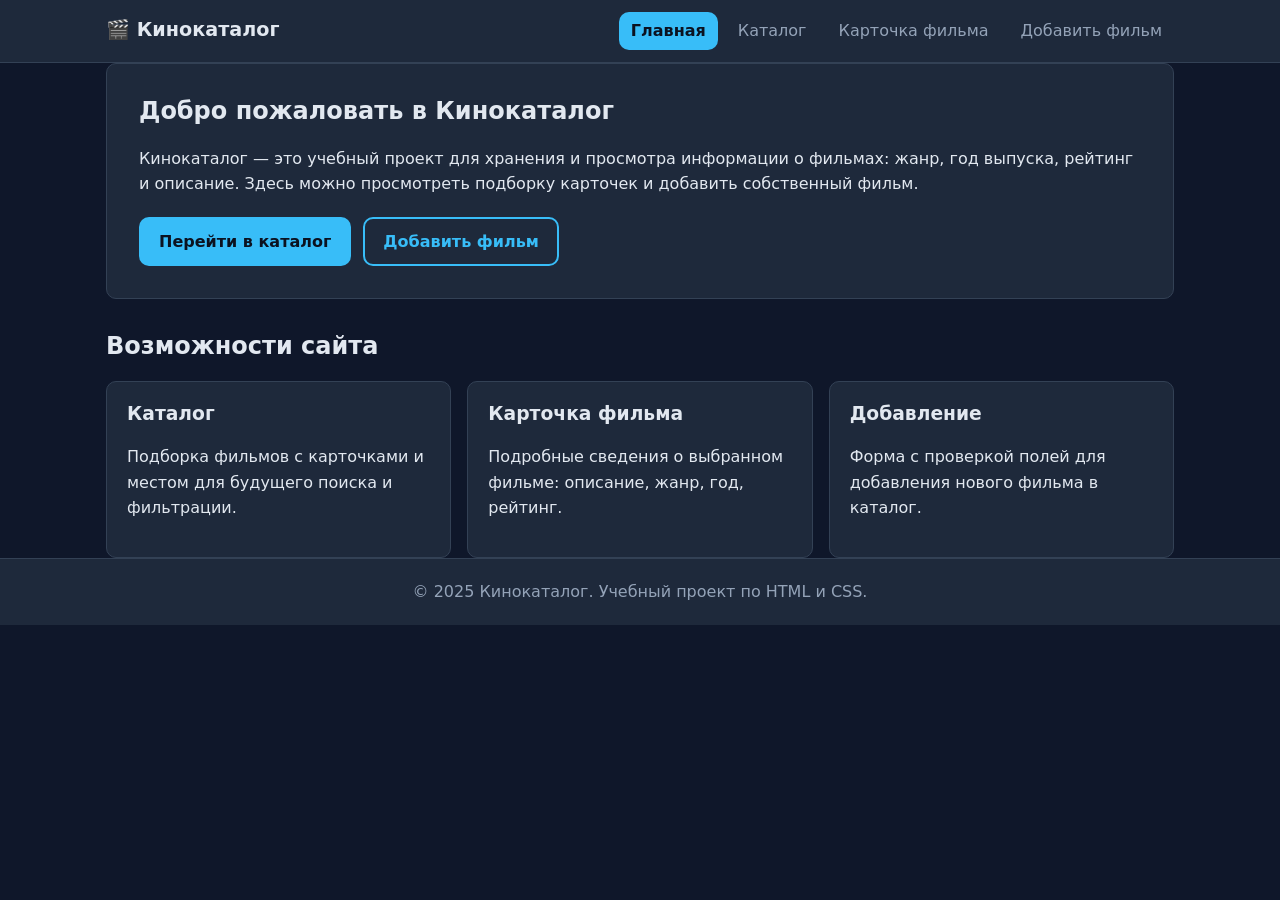
<file: public/index.html>
<!DOCTYPE html>
<html lang="ru">
<head>
  <meta charset="UTF-8">
  <meta name="viewport" content="width=device-width, initial-scale=1.0">
  <title>Кинокаталог — главная</title>
<link rel="stylesheet" href="css/style.css">
  <link rel="stylesheet" href="css/style.css">
</head>
<body>
  <header class="site-header">
    <div class="container header-inner">
      <a href="index.html" class="logo">🎬 Кинокаталог</a>
      <nav class="nav" aria-label="Основная навигация">
        <a href="index.html" class="nav-link active">Главная</a>
        <a href="catalog.html" class="nav-link">Каталог</a>
        <a href="item.html" class="nav-link">Карточка фильма</a>
        <a href="add.html" class="nav-link">Добавить фильм</a>
      </nav>
    </div>
  </header>

  <main class="container">
    <section class="hero">
      <h1>Добро пожаловать в Кинокаталог</h1>
      <p>
        Кинокаталог — это учебный проект для хранения и просмотра информации
        о фильмах: жанр, год выпуска, рейтинг и описание. Здесь можно
        просмотреть подборку карточек и добавить собственный фильм.
      </p>
      <div class="hero-actions">
        <a href="catalog.html" class="btn btn-primary">Перейти в каталог</a>
        <a href="add.html" class="btn btn-secondary">Добавить фильм</a>
      </div>
    </section>

    <section class="features">
      <h2>Возможности сайта</h2>
      <div class="features-grid">
        <article class="feature-card">
          <h3>Каталог</h3>
          <p>Подборка фильмов с карточками и местом для будущего поиска и фильтрации.</p>
        </article>
        <article class="feature-card">
          <h3>Карточка фильма</h3>
          <p>Подробные сведения о выбранном фильме: описание, жанр, год, рейтинг.</p>
        </article>
        <article class="feature-card">
          <h3>Добавление</h3>
          <p>Форма с проверкой полей для добавления нового фильма в каталог.</p>
        </article>
      </div>
    </section>
  </main>

  <footer class="site-footer">
    <div class="container">
      <p>© 2025 Кинокаталог. Учебный проект по HTML и CSS.</p>
    </div>
  </footer>
</body>
</html>
</file>
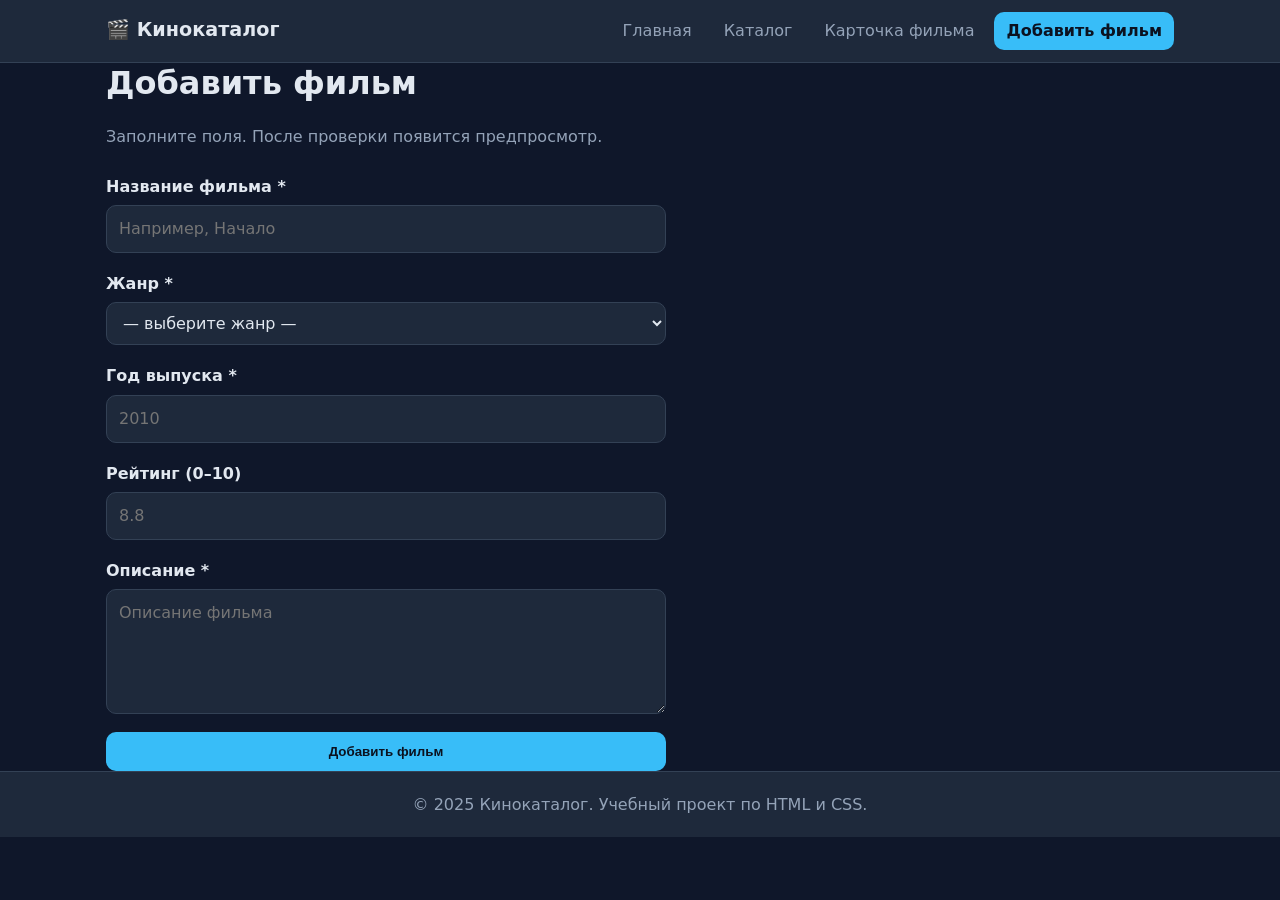
<file: public/add.html>
<!DOCTYPE html>
<html lang="ru">
<head>
  <meta charset="UTF-8">
  <meta name="viewport" content="width=device-width, initial-scale=1.0">
  <title>Кинокаталог — добавить фильм</title>
  <link rel="stylesheet" href="css/style.css">
</head>
<body>
  <header class="site-header">
    <div class="container header-inner">
      <a href="index.html" class="logo">🎬 Кинокаталог</a>
      <nav class="nav" aria-label="Основная навигация">
        <a href="index.html" class="nav-link">Главная</a>
        <a href="catalog.html" class="nav-link">Каталог</a>
        <a href="item.html" class="nav-link">Карточка фильма</a>
        <a href="add.html" class="nav-link active">Добавить фильм</a>
      </nav>
    </div>
  </header>

  <main class="container">
    <h1>Добавить фильм</h1>
    <p class="form-note">Заполните поля. После проверки появится предпросмотр.</p>

    <form class="add-form" id="add-form">
      <div class="form-group">
        <label for="title">Название фильма *</label>
        <input type="text" id="title" name="title" placeholder="Например, Начало">
      </div>

      <div class="form-group">
        <label for="category">Жанр *</label>
        <select id="category" name="category">
          <option value="">— выберите жанр —</option>
          <option value="1">Фантастика</option>
          <option value="2">Драма</option>
          <option value="3">Комедия</option>
        </select>
      </div>

      <div class="form-group">
        <label for="year">Год выпуска *</label>
        <input type="number" id="year" name="year" placeholder="2010">
      </div>

      <div class="form-group">
        <label for="rating">Рейтинг (0–10)</label>
        <input type="number" id="rating" name="rating" step="0.1" placeholder="8.8">
      </div>

      <div class="form-group">
        <label for="description">Описание *</label>
        <textarea id="description" name="description" rows="4" placeholder="Описание фильма"></textarea>
      </div>

      <button type="submit" class="btn btn-primary">Добавить фильм</button>
    </form>

    <div id="error-msg" style="color: #ef4444; margin-top: 15px; font-weight: bold; display: none;"></div>
    
    <div id="preview-container" style="display: none; margin-top: 30px; border-top: 1px solid #334155; padding-top: 20px;">
      <h2>Предпросмотр записи:</h2>
      <article class="movie-card" style="max-width: 400px; margin-top: 15px;">
        <div class="movie-card-body">
          <h2 id="preview-title"></h2>
          <p class="movie-meta" id="preview-meta"></p>
          <p id="preview-desc"></p>
        </div>
      </article>
    </div>
  </main>

  <footer class="site-footer">
    <div class="container">
      <p>© 2025 Кинокаталог. Учебный проект по HTML и CSS.</p>
    </div>
  </footer>

  <!-- Подключение скриптов (Лабораторная 2) -->
  <script src="js/data.js"></script>
  <script src="js/form.js"></script>
</body>
</html>
</file>
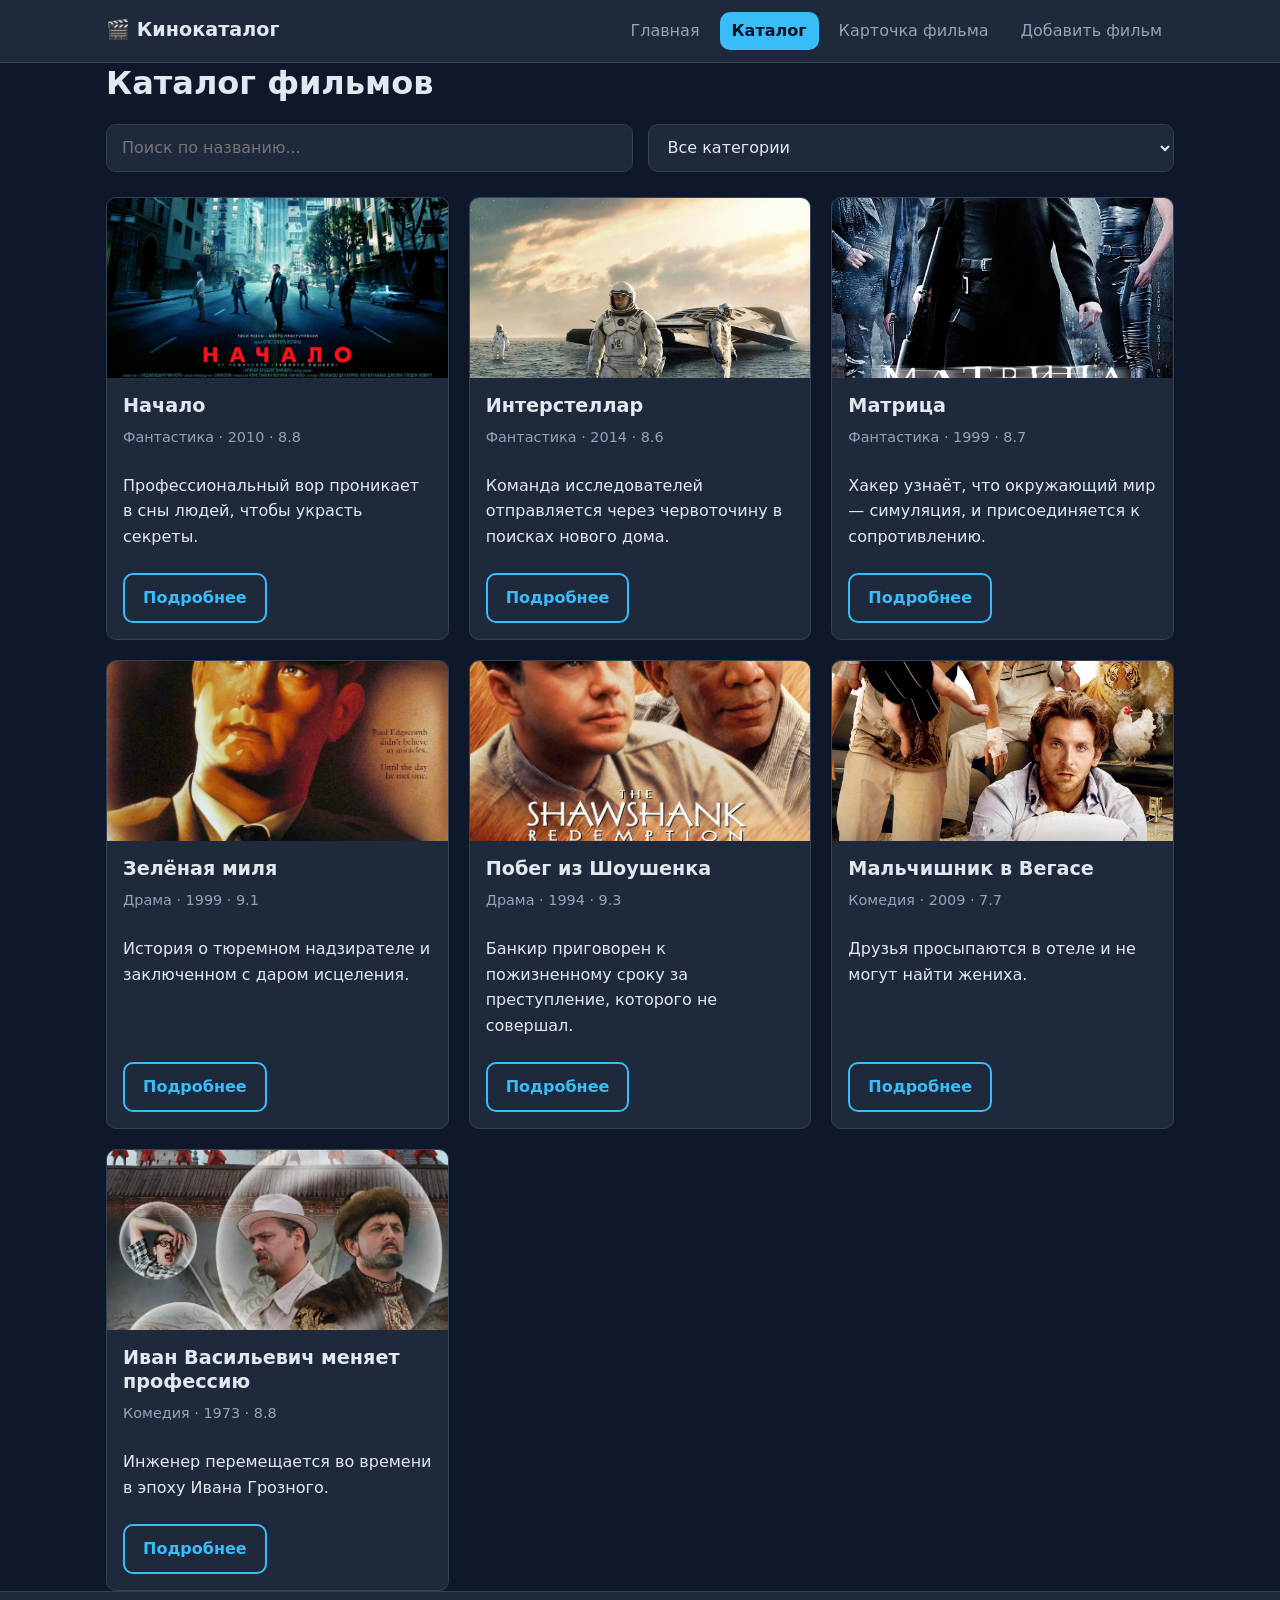
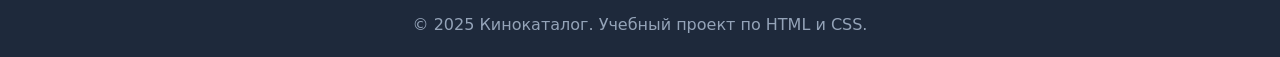
<file: public/catalog.html>
<!DOCTYPE html>
<html lang="ru">
<head>
  <meta charset="UTF-8">
  <meta name="viewport" content="width=device-width, initial-scale=1.0">
  <title>Кинокаталог — каталог фильмов</title>
  <link rel="stylesheet" href="css/style.css">
</head>
<body>
  <header class="site-header">
    <div class="container header-inner">
      <a href="index.html" class="logo">🎬 Кинокаталог</a>
      <nav class="nav" aria-label="Основная навигация">
        <a href="index.html" class="nav-link">Главная</a>
        <a href="catalog.html" class="nav-link active">Каталог</a>
        <a href="item.html" class="nav-link">Карточка фильма</a>
        <a href="add.html" class="nav-link">Добавить фильм</a>
      </nav>
    </div>
  </header>

  <main class="container">
    <h1>Каталог фильмов</h1>

    <!-- Блок фильтров (Лабораторная 2) -->
    <section class="filters" aria-label="Поиск и фильтры">
      <input type="text" id="search-input" placeholder="Поиск по названию...">
      <select id="category-filter">
        <option value="all">Все категории</option>
      </select>
    </section>

    <!-- Сетка каталога, которая заполняется через JS -->
    <section class="catalog-grid" id="catalog-grid"></section>
    
    <!-- Сообщение, если ничего не найдено -->
    <p id="no-results" style="display: none; text-align: center; font-size: 1.2rem; margin-top: 20px; color: #94a3b8;">
      Ничего не найдено
    </p>
  </main>

  <footer class="site-footer">
    <div class="container">
      <p>© 2025 Кинокаталог. Учебный проект по HTML и CSS.</p>
    </div>
  </footer>

  <!-- Подключение скриптов (Лабораторная 2) -->
  <script src="js/data.js"></script>
  <script src="js/catalog.js"></script>
</body>
</html>
</file>
<file: public/css/style.css>
/* ==================== БАЗА ==================== */
* { box-sizing: border-box; }

:root {
  --bg: #0f172a;
  --bg-soft: #1e293b;
  --text: #e2e8f0;
  --text-muted: #94a3b8;
  --accent: #38bdf8;
  --accent-dark: #0ea5e9;
  --border: #334155;
  --radius: 10px;
}

body {
  margin: 0;
  font-family: system-ui, -apple-system, "Segoe UI", Roboto, sans-serif;
  background: var(--bg);
  color: var(--text);
  line-height: 1.6;
}

.container { width: 100%; max-width: 1100px; margin: 0 auto; padding: 0 16px; }
h1, h2, h3 { line-height: 1.25; margin-top: 0; }
a { color: var(--accent); text-decoration: none; transition: color 0.2s; }
a:hover, a:focus-visible { color: var(--accent-dark); text-decoration: underline; outline: none; }
a:focus-visible { outline: 2px solid var(--accent); outline-offset: 2px; border-radius: 4px; }

/* ==================== ШАПКА ==================== */
.site-header { background: var(--bg-soft); border-bottom: 1px solid var(--border); position: sticky; top: 0; z-index: 10; }
.header-inner { display: flex; align-items: center; justify-content: space-between; gap: 16px; flex-wrap: wrap; padding-top: 12px; padding-bottom: 12px; }
.logo { font-weight: 700; font-size: 1.2rem; color: var(--text); }
.logo:hover { color: var(--accent); text-decoration: none; }
.nav { display: flex; flex-wrap: wrap; gap: 8px; }
.nav-link { padding: 6px 12px; border-radius: var(--radius); color: var(--text-muted); }
.nav-link:hover, .nav-link:focus-visible { background: var(--bg); color: var(--text); text-decoration: none; }
.nav-link.active { background: var(--accent); color: #0b1220; font-weight: 600; }

/* ==================== ГЛАВНАЯ ==================== */
main { padding: 32px 0 48px; }
.hero { background: var(--bg-soft); border: 1px solid var(--border); border-radius: var(--radius); padding: 32px; margin-bottom: 32px; }
.hero-actions { display: flex; flex-wrap: wrap; gap: 12px; margin-top: 20px; }
.features-grid { display: grid; grid-template-columns: repeat(3, 1fr); gap: 16px; }
.feature-card { background: var(--bg-soft); border: 1px solid var(--border); border-radius: var(--radius); padding: 20px; }

/* ==================== КНОПКИ ==================== */
.btn { display: inline-block; padding: 10px 18px; border-radius: var(--radius); font-weight: 600; border: 2px solid transparent; cursor: pointer; transition: background 0.2s, color 0.2s, border-color 0.2s; }
.btn:hover, .btn:focus-visible { text-decoration: none; outline: none; }
.btn-primary { background: var(--accent); color: #0b1220; }
.btn-primary:hover, .btn-primary:focus-visible { background: var(--accent-dark); color: #0b1220; outline: 2px solid var(--accent); outline-offset: 2px; }
.btn-secondary { background: transparent; color: var(--accent); border-color: var(--accent); }
.btn-secondary:hover, .btn-secondary:focus-visible { background: var(--accent); color: #0b1220; }

/* ==================== КАТАЛОГ ==================== */
.catalog-grid { display: grid; grid-template-columns: repeat(3, 1fr); gap: 20px; }
.movie-card { background: var(--bg-soft); border: 1px solid var(--border); border-radius: var(--radius); overflow: hidden; display: flex; flex-direction: column; transition: transform 0.2s, border-color 0.2s; }
.movie-card:hover { transform: translateY(-4px); border-color: var(--accent); }
.movie-poster { width: 100%; height: 180px; object-fit: cover; display: block; }
.movie-card-body { padding: 16px; display: flex; flex-direction: column; gap: 8px; flex: 1; }
.movie-card-body h2 { margin: 0; font-size: 1.2rem; }
.movie-meta { color: var(--text-muted); font-size: 0.9rem; margin: 0; }
.movie-card-body .btn { margin-top: auto; align-self: flex-start; }

/* ==================== ФИЛЬТРЫ (ЛР2) ==================== */
.filters { display: flex; gap: 15px; margin-bottom: 25px; flex-wrap: wrap; }
.filters input, .filters select { padding: 10px 15px; border-radius: var(--radius); border: 1px solid var(--border); background: var(--bg-soft); color: var(--text); font: inherit; flex: 1; min-width: 200px; }
.filters input:focus, .filters select:focus { outline: none; border-color: var(--accent); box-shadow: 0 0 0 3px rgba(56, 189, 248, 0.25); }

/* ==================== КАРТОЧКА ФИЛЬМА ==================== */
.movie-detail { display: grid; grid-template-columns: 1fr 2fr; gap: 32px; align-items: start; }
.movie-detail-poster img { width: 100%; border-radius: var(--radius); display: block; }
.movie-info-list { display: grid; grid-template-columns: max-content 1fr; gap: 6px 16px; margin: 0 0 20px; }
.movie-info-list dt { color: var(--text-muted); }
.movie-info-list dd { margin: 0; }

/* ==================== ФОРМА ==================== */
.form-note { color: var(--text-muted); margin-bottom: 24px; }
.add-form { max-width: 560px; display: flex; flex-direction: column; gap: 18px; }
.form-group { display: flex; flex-direction: column; gap: 6px; }
.form-group label { font-weight: 600; }
.form-group input, .form-group select, .form-group textarea { width: 100%; padding: 10px 12px; border-radius: var(--radius); border: 1px solid var(--border); background: var(--bg-soft); color: var(--text); font: inherit; transition: border-color 0.2s, box-shadow 0.2s; }
.form-group input:focus, .form-group select:focus, .form-group textarea:focus { outline: none; border-color: var(--accent); box-shadow: 0 0 0 3px rgba(56, 189, 248, 0.25); }
.form-group input:hover, .form-group select:hover, .form-group textarea:hover { border-color: var(--accent-dark); }
.form-group textarea { resize: vertical; }

/* ==================== ПОДВАЛ ==================== */
.site-footer { background: var(--bg-soft); border-top: 1px solid var(--border); padding: 20px 0; color: var(--text-muted); text-align: center; }
.site-footer p { margin: 0; }

/* ==================== АДАПТИВНОСТЬ ==================== */
@media (max-width: 900px) {
  .catalog-grid { grid-template-columns: repeat(2, 1fr); }
  .features-grid { grid-template-columns: repeat(2, 1fr); }
  .movie-detail { grid-template-columns: 1fr; }
}

@media (max-width: 640px) {
  .header-inner { flex-direction: column; align-items: stretch; }
  .nav { flex-direction: column; gap: 4px; }
  .nav-link { width: 100%; }
  .catalog-grid, .features-grid { grid-template-columns: 1fr; }
  .hero { padding: 20px; }
  .hero-actions .btn, .add-form .btn { width: 100%; text-align: center; }
  .filters { flex-direction: column; }
}
</file>
